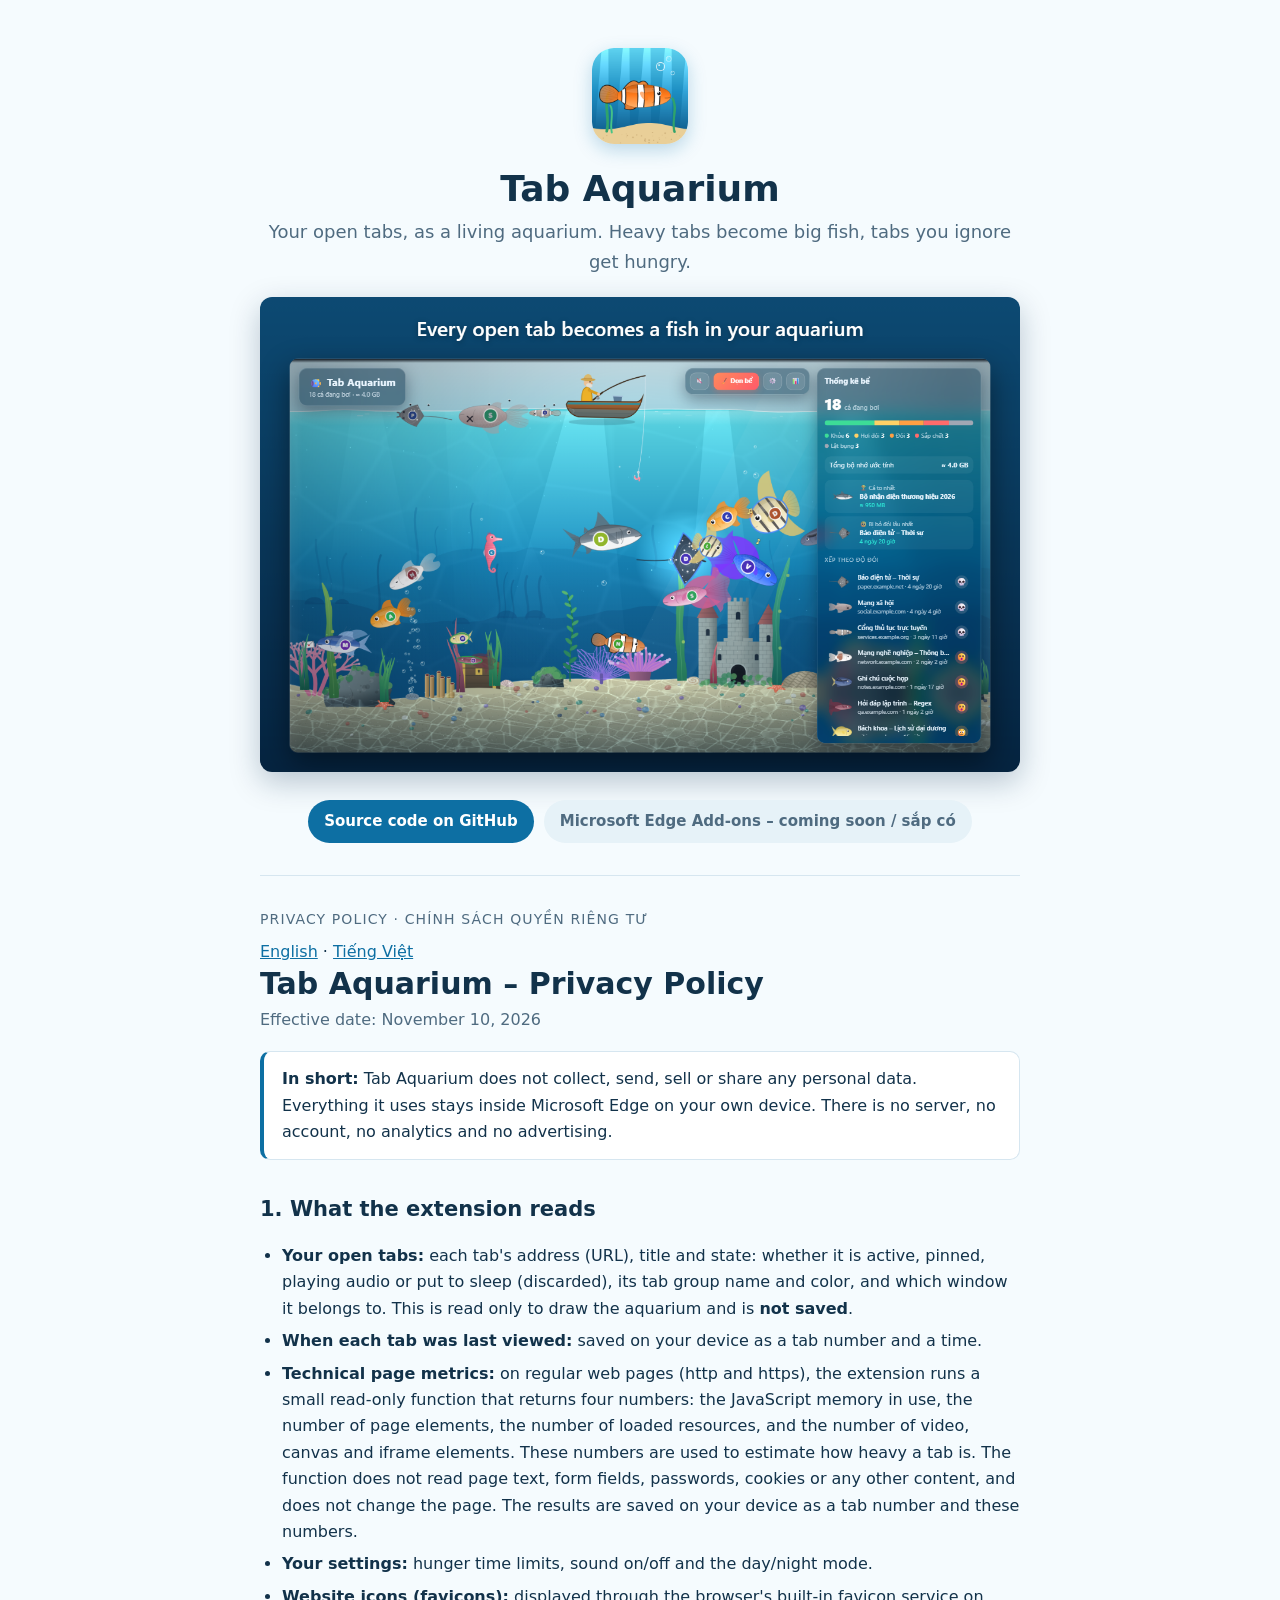
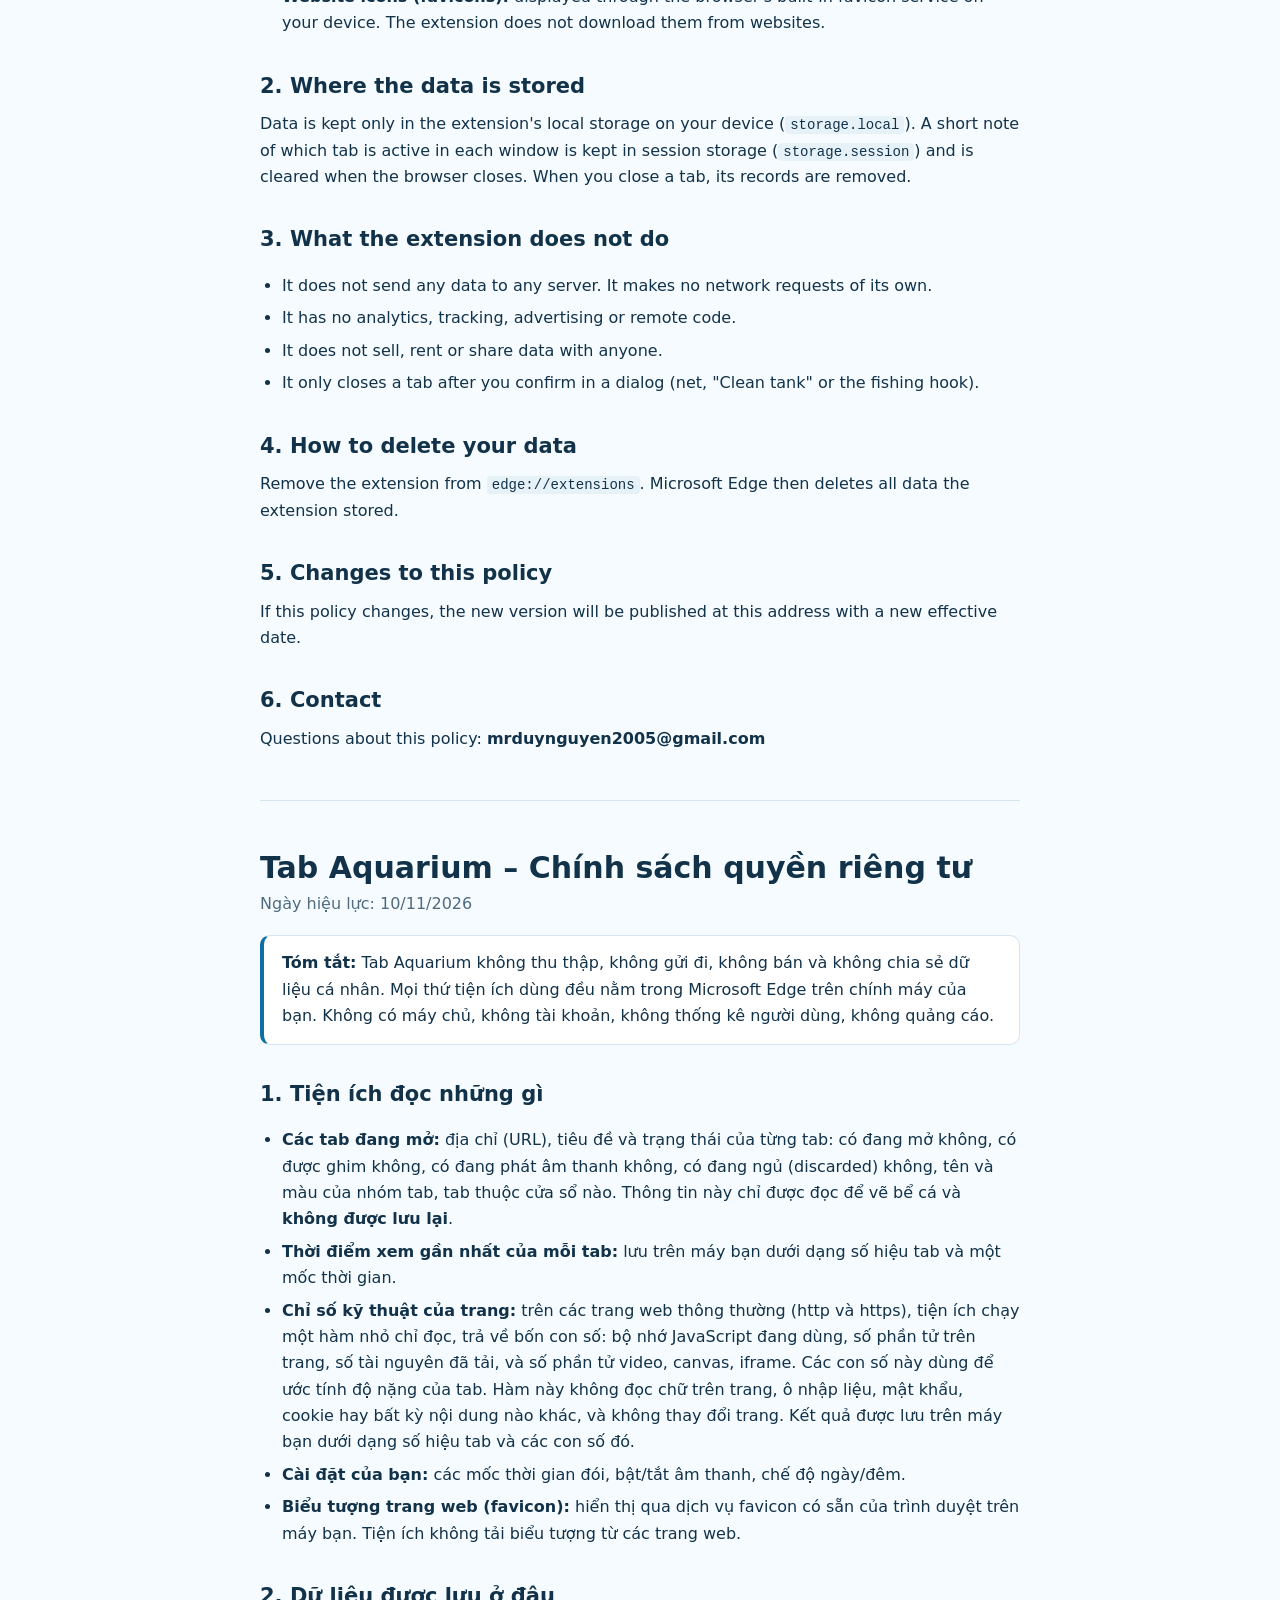
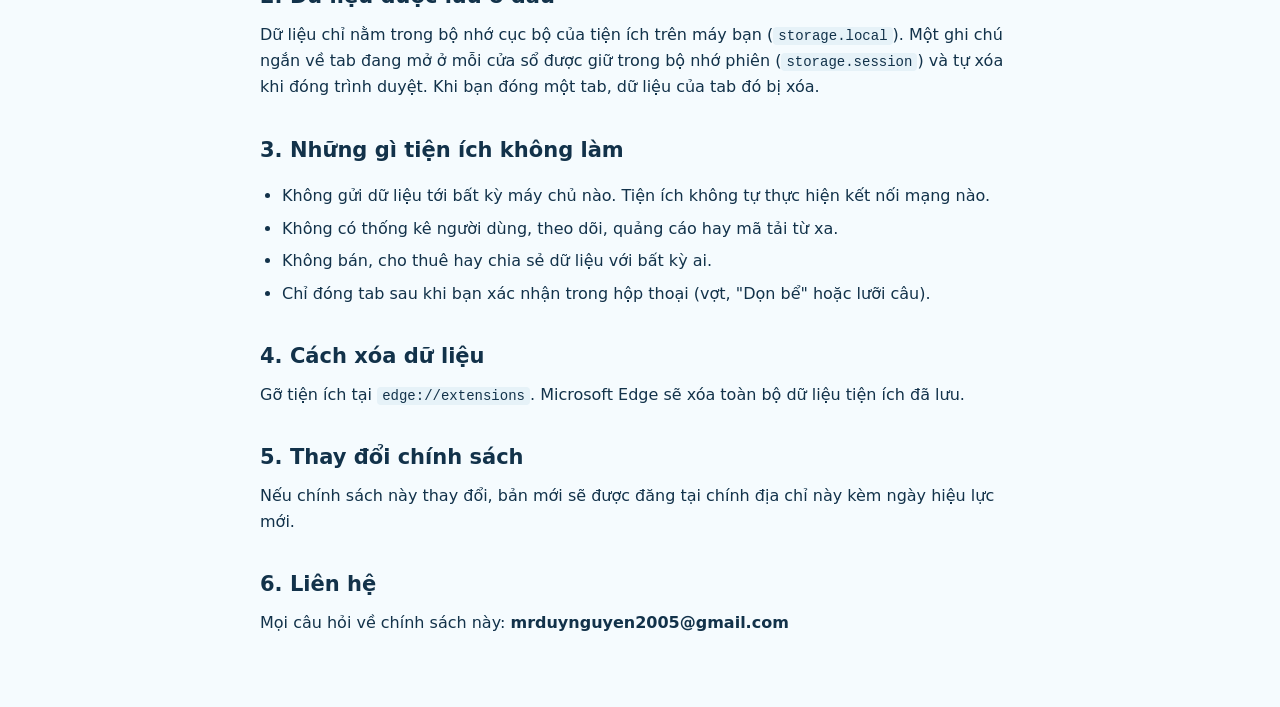
<file: docs/index.html>
<!doctype html>
<html lang="en">
<head>
<meta charset="utf-8">
<meta name="viewport" content="width=device-width, initial-scale=1">
<title>Tab Aquarium – Privacy Policy</title>
<style>
  :root { --ink: #12324a; --muted: #4f6b80; --line: #d6e6f0; --bg: #f5fbfe; --accent: #0d6fa3; }
  body { margin: 0; background: var(--bg); color: var(--ink); font: 16px/1.65 "Segoe UI", system-ui, -apple-system, sans-serif; }
  main { max-width: 760px; margin: 0 auto; padding: 40px 20px 64px; }
  h1 { font-size: 30px; line-height: 1.25; margin: 0 0 4px; }
  h2 { font-size: 21px; margin: 32px 0 8px; }
  h3 { font-size: 17px; margin: 22px 0 6px; }
  p, li { margin: 6px 0; }
  ul { padding-left: 22px; }
  .meta { color: var(--muted); margin: 0 0 18px; }
  .summary { background: #fff; border: 1px solid var(--line); border-left: 4px solid var(--accent); border-radius: 10px; padding: 14px 18px; }
  hr { border: 0; border-top: 1px solid var(--line); margin: 48px 0; }
  nav a { color: var(--accent); }
  code { background: #e6f2f8; border-radius: 4px; padding: 1px 5px; font-size: 14px; }
  .intro { text-align: center; padding: 8px 0 32px; border-bottom: 1px solid var(--line); margin-bottom: 32px; }
  .intro img.logo { width: 96px; height: 96px; border-radius: 22px; box-shadow: 0 6px 18px rgba(13,111,163,.25); }
  .intro h1 { font-size: 36px; margin: 14px 0 6px; }
  .intro p.lead { font-size: 18px; color: var(--muted); margin: 0 0 20px; }
  .intro img.shot { width: 100%; height: auto; border-radius: 12px; box-shadow: 0 10px 30px rgba(0,40,70,.25); }
  .links { display: flex; flex-wrap: wrap; gap: 10px; justify-content: center; margin: 20px 0 0; }
  .links a, .links span { display: inline-block; padding: 9px 16px; border-radius: 999px; text-decoration: none; font-weight: 600; font-size: 15px; }
  .links a { background: var(--accent); color: #fff; }
  .links span { background: #e6f2f8; color: var(--muted); }
  .policy-title { font-size: 14px; text-transform: uppercase; letter-spacing: .08em; color: var(--muted); margin: 0 0 8px; }
</style>
</head>
<body>
<main>
  <header class="intro">
    <img class="logo" src="assets/logo-300x300.png" alt="Tab Aquarium logo" width="96" height="96">
    <h1>Tab Aquarium</h1>
    <p class="lead">Your open tabs, as a living aquarium. Heavy tabs become big fish, tabs you ignore get hungry.</p>
    <img class="shot" src="assets/screenshot-1-1280x800.png" alt="Tab Aquarium showing each open tab as a fish" width="1280" height="800">
    <div class="links">
      <a href="https://github.com/nguyentuanduyntd/Aquarium">Source code on GitHub</a>
      <!-- TODO sau khi được duyệt: thay thẻ span này bằng link thật trên microsoftedge.microsoft.com/addons -->
      <span title="Coming soon">Microsoft Edge Add-ons – coming soon / sắp có</span>
    </div>
  </header>
  <p class="policy-title">Privacy policy · Chính sách quyền riêng tư</p>
  <nav><a href="#en">English</a> · <a href="#vi">Tiếng Việt</a></nav>

  <section id="en" lang="en">
    <h1>Tab Aquarium – Privacy Policy</h1>
    <p class="meta">Effective date: November 10, 2026</p>
    <p class="summary"><b>In short:</b> Tab Aquarium does not collect, send, sell or share any personal data. Everything it uses stays inside Microsoft Edge on your own device. There is no server, no account, no analytics and no advertising.</p>

    <h2>1. What the extension reads</h2>
    <ul>
      <li><b>Your open tabs:</b> each tab's address (URL), title and state: whether it is active, pinned, playing audio or put to sleep (discarded), its tab group name and color, and which window it belongs to. This is read only to draw the aquarium and is <b>not saved</b>.</li>
      <li><b>When each tab was last viewed:</b> saved on your device as a tab number and a time.</li>
      <li><b>Technical page metrics:</b> on regular web pages (http and https), the extension runs a small read-only function that returns four numbers: the JavaScript memory in use, the number of page elements, the number of loaded resources, and the number of video, canvas and iframe elements. These numbers are used to estimate how heavy a tab is. The function does not read page text, form fields, passwords, cookies or any other content, and does not change the page. The results are saved on your device as a tab number and these numbers.</li>
      <li><b>Your settings:</b> hunger time limits, sound on/off and the day/night mode.</li>
      <li><b>Website icons (favicons):</b> displayed through the browser's built-in favicon service on your device. The extension does not download them from websites.</li>
    </ul>

    <h2>2. Where the data is stored</h2>
    <p>Data is kept only in the extension's local storage on your device (<code>storage.local</code>). A short note of which tab is active in each window is kept in session storage (<code>storage.session</code>) and is cleared when the browser closes. When you close a tab, its records are removed.</p>

    <h2>3. What the extension does not do</h2>
    <ul>
      <li>It does not send any data to any server. It makes no network requests of its own.</li>
      <li>It has no analytics, tracking, advertising or remote code.</li>
      <li>It does not sell, rent or share data with anyone.</li>
      <li>It only closes a tab after you confirm in a dialog (net, "Clean tank" or the fishing hook).</li>
    </ul>

    <h2>4. How to delete your data</h2>
    <p>Remove the extension from <code>edge://extensions</code>. Microsoft Edge then deletes all data the extension stored.</p>

    <h2>5. Changes to this policy</h2>
    <p>If this policy changes, the new version will be published at this address with a new effective date.</p>

    <h2>6. Contact</h2>
    <p>Questions about this policy: <b>mrduynguyen2005@gmail.com</b></p>
  </section>

  <hr>

  <section id="vi" lang="vi">
    <h1>Tab Aquarium – Chính sách quyền riêng tư</h1>
    <p class="meta">Ngày hiệu lực: 10/11/2026</p>
    <p class="summary"><b>Tóm tắt:</b> Tab Aquarium không thu thập, không gửi đi, không bán và không chia sẻ dữ liệu cá nhân. Mọi thứ tiện ích dùng đều nằm trong Microsoft Edge trên chính máy của bạn. Không có máy chủ, không tài khoản, không thống kê người dùng, không quảng cáo.</p>

    <h2>1. Tiện ích đọc những gì</h2>
    <ul>
      <li><b>Các tab đang mở:</b> địa chỉ (URL), tiêu đề và trạng thái của từng tab: có đang mở không, có được ghim không, có đang phát âm thanh không, có đang ngủ (discarded) không, tên và màu của nhóm tab, tab thuộc cửa sổ nào. Thông tin này chỉ được đọc để vẽ bể cá và <b>không được lưu lại</b>.</li>
      <li><b>Thời điểm xem gần nhất của mỗi tab:</b> lưu trên máy bạn dưới dạng số hiệu tab và một mốc thời gian.</li>
      <li><b>Chỉ số kỹ thuật của trang:</b> trên các trang web thông thường (http và https), tiện ích chạy một hàm nhỏ chỉ đọc, trả về bốn con số: bộ nhớ JavaScript đang dùng, số phần tử trên trang, số tài nguyên đã tải, và số phần tử video, canvas, iframe. Các con số này dùng để ước tính độ nặng của tab. Hàm này không đọc chữ trên trang, ô nhập liệu, mật khẩu, cookie hay bất kỳ nội dung nào khác, và không thay đổi trang. Kết quả được lưu trên máy bạn dưới dạng số hiệu tab và các con số đó.</li>
      <li><b>Cài đặt của bạn:</b> các mốc thời gian đói, bật/tắt âm thanh, chế độ ngày/đêm.</li>
      <li><b>Biểu tượng trang web (favicon):</b> hiển thị qua dịch vụ favicon có sẵn của trình duyệt trên máy bạn. Tiện ích không tải biểu tượng từ các trang web.</li>
    </ul>

    <h2>2. Dữ liệu được lưu ở đâu</h2>
    <p>Dữ liệu chỉ nằm trong bộ nhớ cục bộ của tiện ích trên máy bạn (<code>storage.local</code>). Một ghi chú ngắn về tab đang mở ở mỗi cửa sổ được giữ trong bộ nhớ phiên (<code>storage.session</code>) và tự xóa khi đóng trình duyệt. Khi bạn đóng một tab, dữ liệu của tab đó bị xóa.</p>

    <h2>3. Những gì tiện ích không làm</h2>
    <ul>
      <li>Không gửi dữ liệu tới bất kỳ máy chủ nào. Tiện ích không tự thực hiện kết nối mạng nào.</li>
      <li>Không có thống kê người dùng, theo dõi, quảng cáo hay mã tải từ xa.</li>
      <li>Không bán, cho thuê hay chia sẻ dữ liệu với bất kỳ ai.</li>
      <li>Chỉ đóng tab sau khi bạn xác nhận trong hộp thoại (vợt, "Dọn bể" hoặc lưỡi câu).</li>
    </ul>

    <h2>4. Cách xóa dữ liệu</h2>
    <p>Gỡ tiện ích tại <code>edge://extensions</code>. Microsoft Edge sẽ xóa toàn bộ dữ liệu tiện ích đã lưu.</p>

    <h2>5. Thay đổi chính sách</h2>
    <p>Nếu chính sách này thay đổi, bản mới sẽ được đăng tại chính địa chỉ này kèm ngày hiệu lực mới.</p>

    <h2>6. Liên hệ</h2>
    <p>Mọi câu hỏi về chính sách này: <b>mrduynguyen2005@gmail.com</b></p>
  </section>
</main>
</body>
</html>
</file>
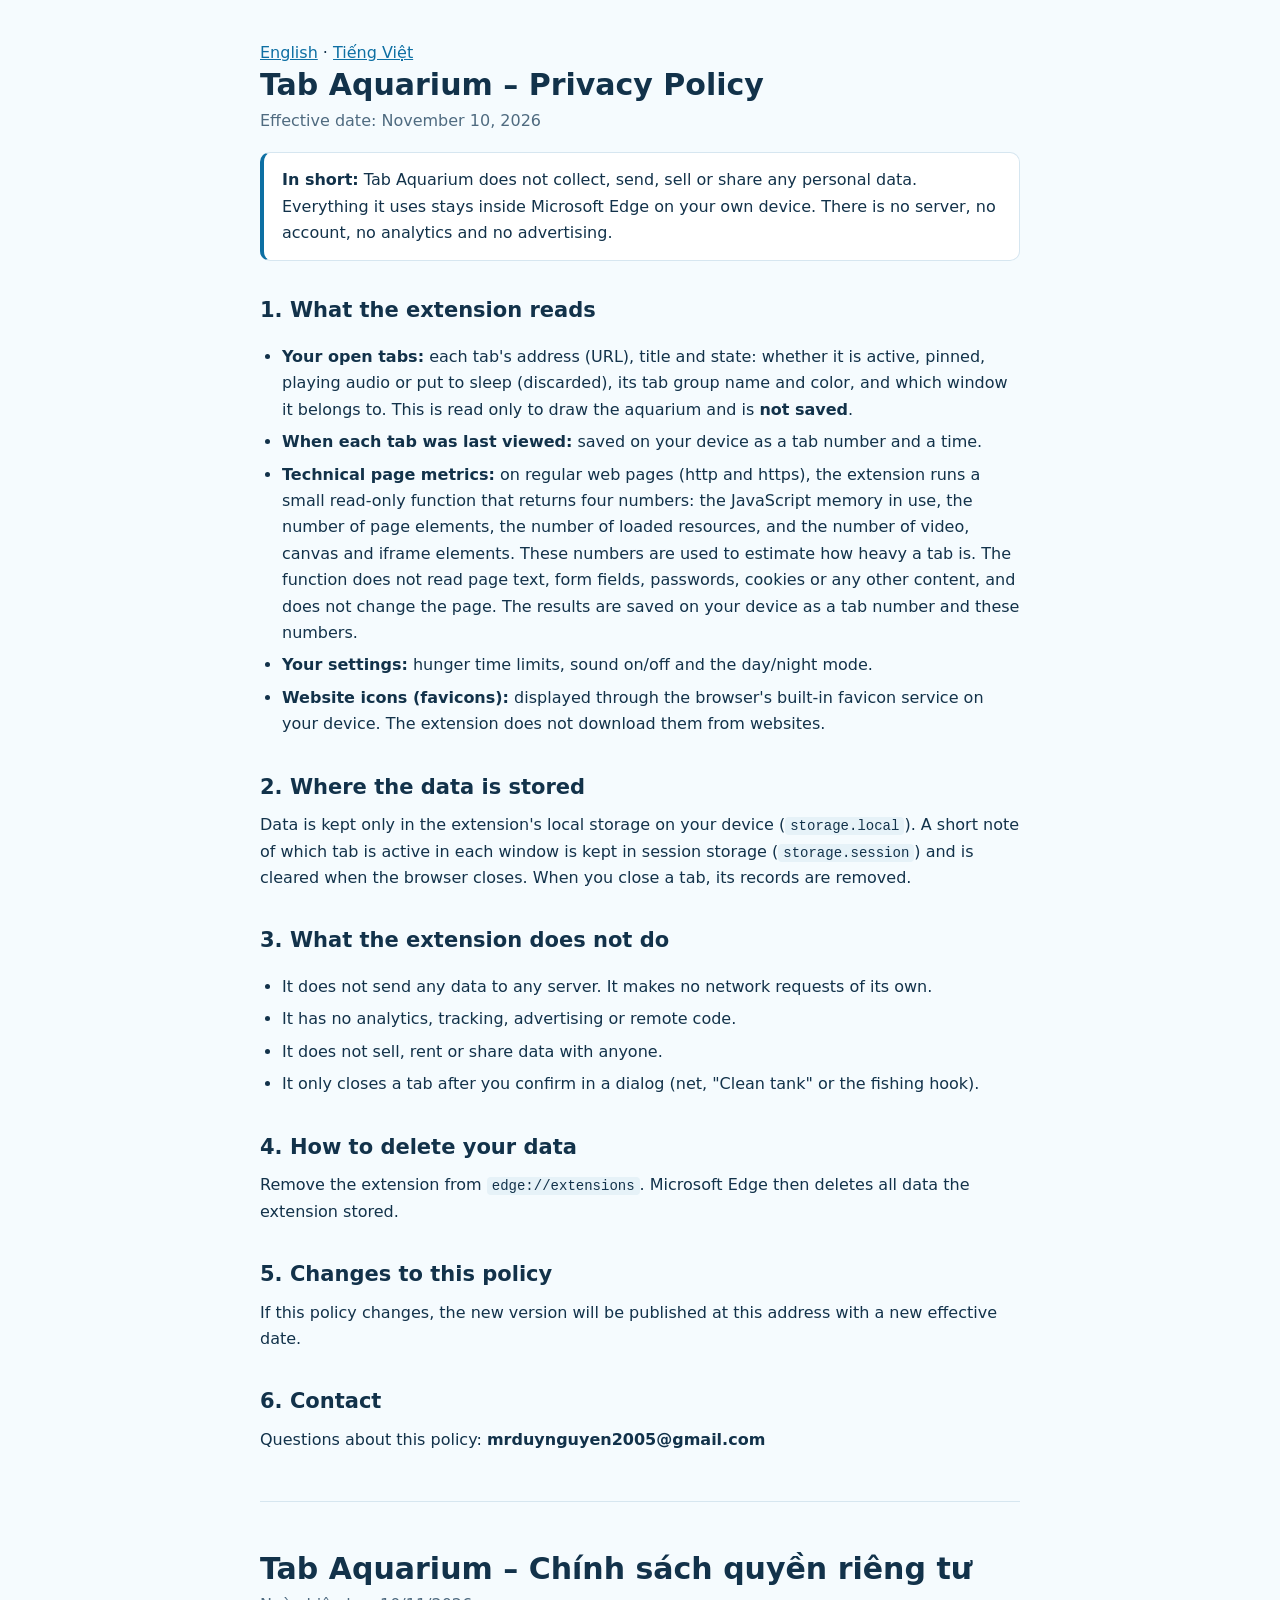
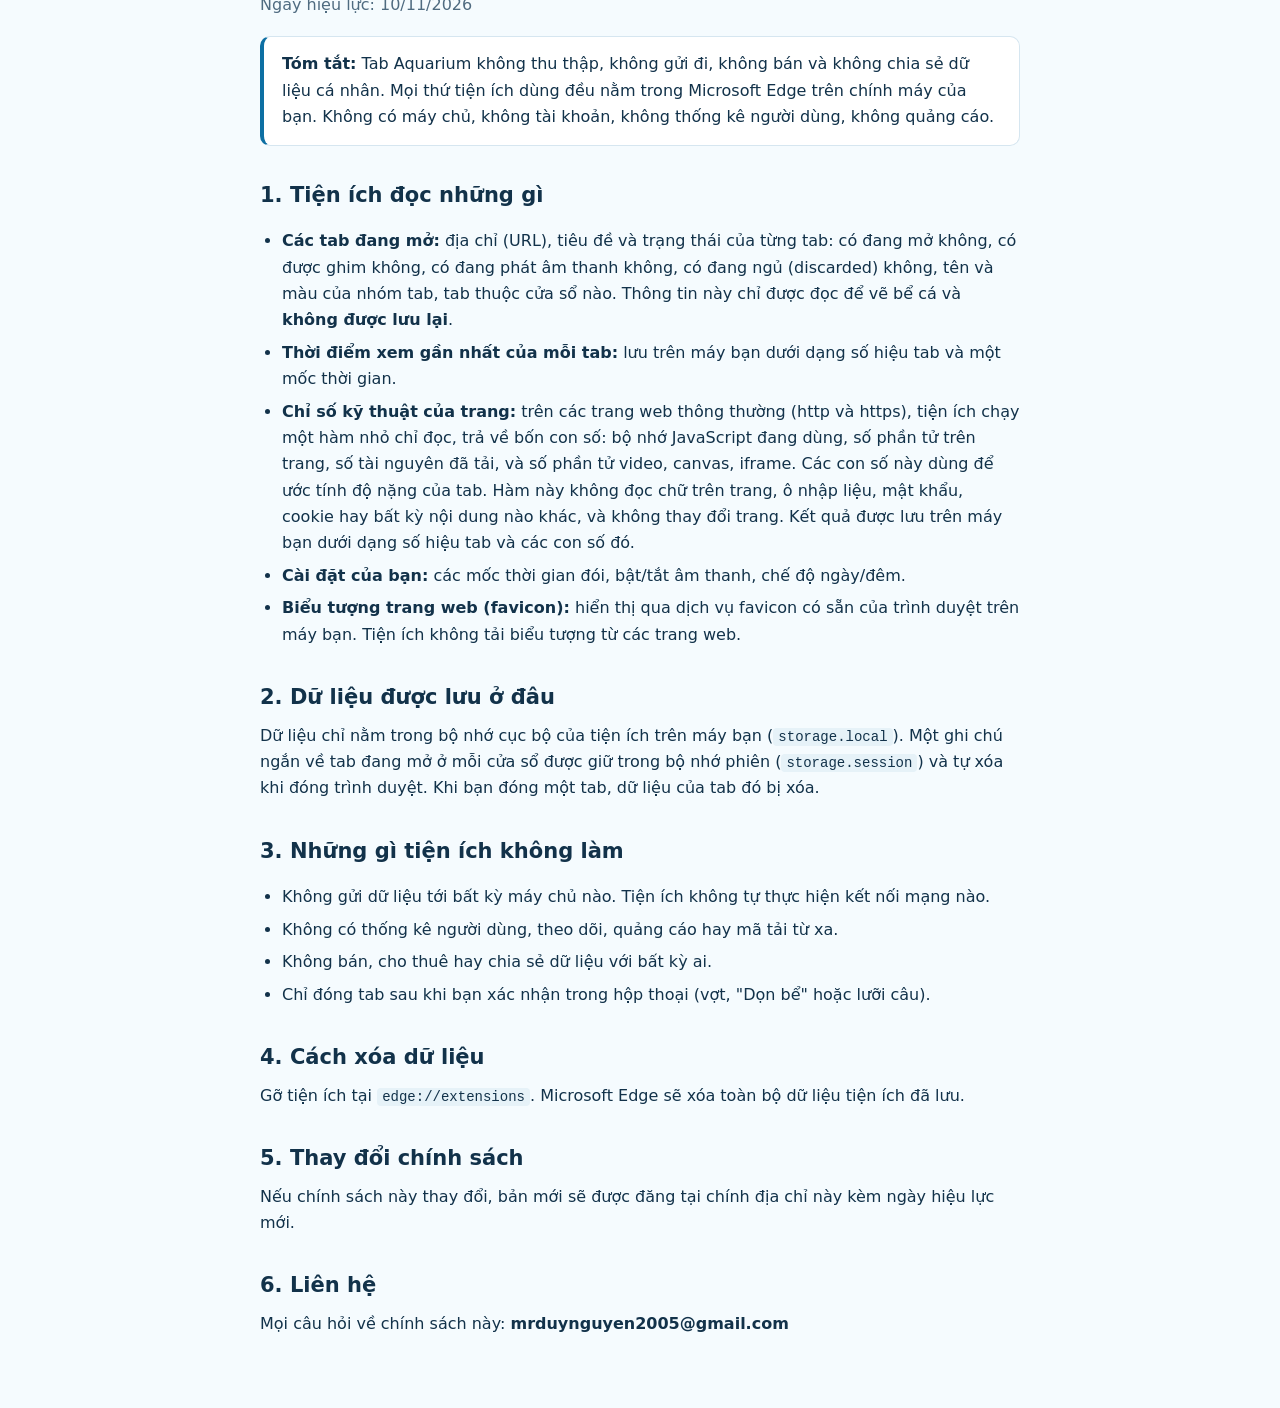
<file: store-submission/privacy-policy.html>
<!doctype html>
<html lang="en">
<head>
<meta charset="utf-8">
<meta name="viewport" content="width=device-width, initial-scale=1">
<title>Tab Aquarium – Privacy Policy</title>
<style>
  :root { --ink: #12324a; --muted: #4f6b80; --line: #d6e6f0; --bg: #f5fbfe; --accent: #0d6fa3; }
  body { margin: 0; background: var(--bg); color: var(--ink); font: 16px/1.65 "Segoe UI", system-ui, -apple-system, sans-serif; }
  main { max-width: 760px; margin: 0 auto; padding: 40px 20px 64px; }
  h1 { font-size: 30px; line-height: 1.25; margin: 0 0 4px; }
  h2 { font-size: 21px; margin: 32px 0 8px; }
  h3 { font-size: 17px; margin: 22px 0 6px; }
  p, li { margin: 6px 0; }
  ul { padding-left: 22px; }
  .meta { color: var(--muted); margin: 0 0 18px; }
  .summary { background: #fff; border: 1px solid var(--line); border-left: 4px solid var(--accent); border-radius: 10px; padding: 14px 18px; }
  hr { border: 0; border-top: 1px solid var(--line); margin: 48px 0; }
  nav a { color: var(--accent); }
  code { background: #e6f2f8; border-radius: 4px; padding: 1px 5px; font-size: 14px; }
</style>
</head>
<body>
<main>
  <nav><a href="#en">English</a> · <a href="#vi">Tiếng Việt</a></nav>

  <section id="en" lang="en">
    <h1>Tab Aquarium – Privacy Policy</h1>
    <p class="meta">Effective date: November 10, 2026</p>
    <p class="summary"><b>In short:</b> Tab Aquarium does not collect, send, sell or share any personal data. Everything it uses stays inside Microsoft Edge on your own device. There is no server, no account, no analytics and no advertising.</p>

    <h2>1. What the extension reads</h2>
    <ul>
      <li><b>Your open tabs:</b> each tab's address (URL), title and state: whether it is active, pinned, playing audio or put to sleep (discarded), its tab group name and color, and which window it belongs to. This is read only to draw the aquarium and is <b>not saved</b>.</li>
      <li><b>When each tab was last viewed:</b> saved on your device as a tab number and a time.</li>
      <li><b>Technical page metrics:</b> on regular web pages (http and https), the extension runs a small read-only function that returns four numbers: the JavaScript memory in use, the number of page elements, the number of loaded resources, and the number of video, canvas and iframe elements. These numbers are used to estimate how heavy a tab is. The function does not read page text, form fields, passwords, cookies or any other content, and does not change the page. The results are saved on your device as a tab number and these numbers.</li>
      <li><b>Your settings:</b> hunger time limits, sound on/off and the day/night mode.</li>
      <li><b>Website icons (favicons):</b> displayed through the browser's built-in favicon service on your device. The extension does not download them from websites.</li>
    </ul>

    <h2>2. Where the data is stored</h2>
    <p>Data is kept only in the extension's local storage on your device (<code>storage.local</code>). A short note of which tab is active in each window is kept in session storage (<code>storage.session</code>) and is cleared when the browser closes. When you close a tab, its records are removed.</p>

    <h2>3. What the extension does not do</h2>
    <ul>
      <li>It does not send any data to any server. It makes no network requests of its own.</li>
      <li>It has no analytics, tracking, advertising or remote code.</li>
      <li>It does not sell, rent or share data with anyone.</li>
      <li>It only closes a tab after you confirm in a dialog (net, "Clean tank" or the fishing hook).</li>
    </ul>

    <h2>4. How to delete your data</h2>
    <p>Remove the extension from <code>edge://extensions</code>. Microsoft Edge then deletes all data the extension stored.</p>

    <h2>5. Changes to this policy</h2>
    <p>If this policy changes, the new version will be published at this address with a new effective date.</p>

    <h2>6. Contact</h2>
    <p>Questions about this policy: <b>mrduynguyen2005@gmail.com</b></p>
  </section>

  <hr>

  <section id="vi" lang="vi">
    <h1>Tab Aquarium – Chính sách quyền riêng tư</h1>
    <p class="meta">Ngày hiệu lực: 10/11/2026</p>
    <p class="summary"><b>Tóm tắt:</b> Tab Aquarium không thu thập, không gửi đi, không bán và không chia sẻ dữ liệu cá nhân. Mọi thứ tiện ích dùng đều nằm trong Microsoft Edge trên chính máy của bạn. Không có máy chủ, không tài khoản, không thống kê người dùng, không quảng cáo.</p>

    <h2>1. Tiện ích đọc những gì</h2>
    <ul>
      <li><b>Các tab đang mở:</b> địa chỉ (URL), tiêu đề và trạng thái của từng tab: có đang mở không, có được ghim không, có đang phát âm thanh không, có đang ngủ (discarded) không, tên và màu của nhóm tab, tab thuộc cửa sổ nào. Thông tin này chỉ được đọc để vẽ bể cá và <b>không được lưu lại</b>.</li>
      <li><b>Thời điểm xem gần nhất của mỗi tab:</b> lưu trên máy bạn dưới dạng số hiệu tab và một mốc thời gian.</li>
      <li><b>Chỉ số kỹ thuật của trang:</b> trên các trang web thông thường (http và https), tiện ích chạy một hàm nhỏ chỉ đọc, trả về bốn con số: bộ nhớ JavaScript đang dùng, số phần tử trên trang, số tài nguyên đã tải, và số phần tử video, canvas, iframe. Các con số này dùng để ước tính độ nặng của tab. Hàm này không đọc chữ trên trang, ô nhập liệu, mật khẩu, cookie hay bất kỳ nội dung nào khác, và không thay đổi trang. Kết quả được lưu trên máy bạn dưới dạng số hiệu tab và các con số đó.</li>
      <li><b>Cài đặt của bạn:</b> các mốc thời gian đói, bật/tắt âm thanh, chế độ ngày/đêm.</li>
      <li><b>Biểu tượng trang web (favicon):</b> hiển thị qua dịch vụ favicon có sẵn của trình duyệt trên máy bạn. Tiện ích không tải biểu tượng từ các trang web.</li>
    </ul>

    <h2>2. Dữ liệu được lưu ở đâu</h2>
    <p>Dữ liệu chỉ nằm trong bộ nhớ cục bộ của tiện ích trên máy bạn (<code>storage.local</code>). Một ghi chú ngắn về tab đang mở ở mỗi cửa sổ được giữ trong bộ nhớ phiên (<code>storage.session</code>) và tự xóa khi đóng trình duyệt. Khi bạn đóng một tab, dữ liệu của tab đó bị xóa.</p>

    <h2>3. Những gì tiện ích không làm</h2>
    <ul>
      <li>Không gửi dữ liệu tới bất kỳ máy chủ nào. Tiện ích không tự thực hiện kết nối mạng nào.</li>
      <li>Không có thống kê người dùng, theo dõi, quảng cáo hay mã tải từ xa.</li>
      <li>Không bán, cho thuê hay chia sẻ dữ liệu với bất kỳ ai.</li>
      <li>Chỉ đóng tab sau khi bạn xác nhận trong hộp thoại (vợt, "Dọn bể" hoặc lưỡi câu).</li>
    </ul>

    <h2>4. Cách xóa dữ liệu</h2>
    <p>Gỡ tiện ích tại <code>edge://extensions</code>. Microsoft Edge sẽ xóa toàn bộ dữ liệu tiện ích đã lưu.</p>

    <h2>5. Thay đổi chính sách</h2>
    <p>Nếu chính sách này thay đổi, bản mới sẽ được đăng tại chính địa chỉ này kèm ngày hiệu lực mới.</p>

    <h2>6. Liên hệ</h2>
    <p>Mọi câu hỏi về chính sách này: <b>mrduynguyen2005@gmail.com</b></p>
  </section>
</main>
</body>
</html>
</file>
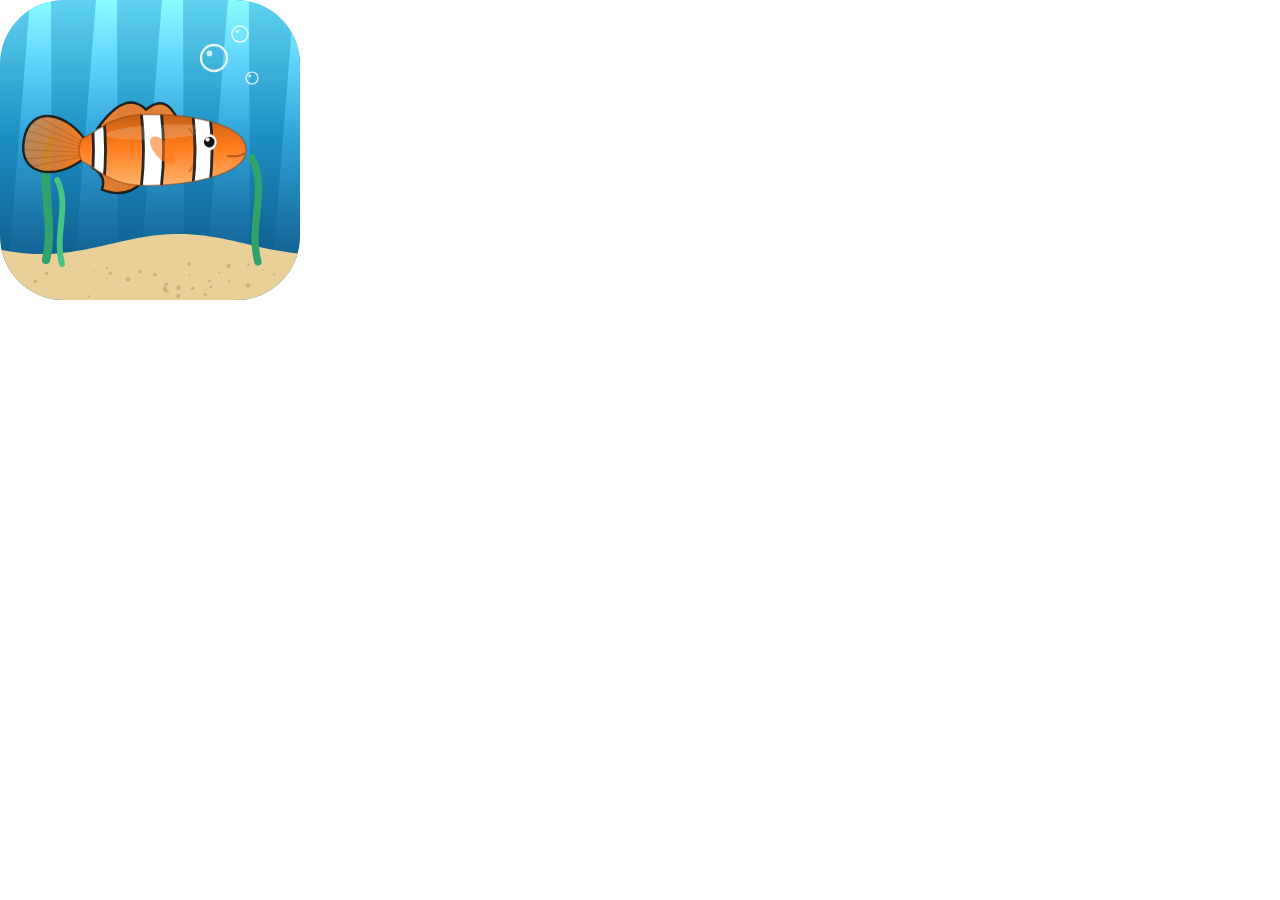
<file: tools/art.html>
<!doctype html>
<html lang="en">
<head>
<meta charset="utf-8">
<title>Tab Aquarium – store art</title>
<!-- Vẽ logo & promo tile cho store bằng chính hàm vẽ cá của extension.
     Mở qua http server: tools/art.html?kind=logo | small | large -->
<style>
  html, body { margin: 0; background: transparent; overflow: hidden; }
  canvas { display: block; }
</style>
</head>
<body>
<canvas id="c"></canvas>
<script type="module">
import { drawCreature } from '../engine/fish.js';

const kind = new URLSearchParams(location.search).get('kind') || 'logo';
const SIZES = { logo: [300, 300], small: [440, 280], large: [1400, 560] };
const [W, H] = SIZES[kind];
const c = document.getElementById('c');
c.width = W; c.height = H;
const g = c.getContext('2d');
const FONT = '"Segoe UI", system-ui, -apple-system, sans-serif';
const TITLE = 'Tab Aquarium';
const SLOGAN = 'Your tabs, as a living aquarium.';

// mulberry32 – số ngẫu nhiên cố định để ảnh lần nào cũng giống nhau
let seed = 7;
const rnd = () => { seed = (seed + 0x6d2b79f5) | 0; let t = Math.imul(seed ^ (seed >>> 15), 1 | seed); t = (t + Math.imul(t ^ (t >>> 7), 61 | t)) ^ t; return ((t ^ (t >>> 14)) >>> 0) / 4294967296; };

function roundRect(x, y, w, h, r) {
  g.beginPath();
  g.moveTo(x + r, y); g.arcTo(x + w, y, x + w, y + h, r); g.arcTo(x + w, y + h, x, y + h, r);
  g.arcTo(x, y + h, x, y, r); g.arcTo(x, y, x + w, y, r); g.closePath();
}

function water() {
  const gr = g.createLinearGradient(0, 0, 0, H);
  gr.addColorStop(0, '#5fd3f0'); gr.addColorStop(0.45, '#1d8fc4'); gr.addColorStop(1, '#0a4f7e');
  g.fillStyle = gr; g.fillRect(0, 0, W, H);
  // tia nắng
  g.save(); g.globalCompositeOperation = 'lighter';
  for (let i = 0; i < 5; i++) {
    const x = W * (0.1 + i * 0.22), w = W * 0.07;
    const lg = g.createLinearGradient(0, 0, 0, H * 0.9);
    lg.addColorStop(0, 'rgba(255,255,255,0.16)'); lg.addColorStop(1, 'rgba(255,255,255,0)');
    g.fillStyle = lg;
    g.beginPath(); g.moveTo(x, 0); g.lineTo(x + w, 0); g.lineTo(x + w * 2.2 - W * 0.08, H); g.lineTo(x - W * 0.08, H); g.closePath(); g.fill();
  }
  g.restore();
}

function sand(h) {
  const y0 = H - h;
  g.fillStyle = '#e9cf98';
  g.beginPath(); g.moveTo(0, H);
  for (let x = 0; x <= W; x += 6) g.lineTo(x, y0 + Math.sin(x / W * Math.PI * 2.2 + 0.6) * h * 0.18);
  g.lineTo(W, H); g.closePath(); g.fill();
  g.fillStyle = 'rgba(160,120,70,0.35)';
  for (let i = 0; i < W / 9; i++) { g.beginPath(); g.arc(rnd() * W, y0 + h * 0.35 + rnd() * h * 0.6, 0.8 + rnd() * 1.6, 0, Math.PI * 2); g.fill(); }
}

function weed(x, base, h, col, sway) {
  g.strokeStyle = col; g.lineCap = 'round'; g.lineWidth = Math.max(3, h * 0.07);
  g.beginPath(); g.moveTo(x, base);
  g.bezierCurveTo(x + sway, base - h * 0.35, x - sway, base - h * 0.7, x + sway * 0.6, base - h);
  g.stroke();
}

function bubble(x, y, r) {
  g.strokeStyle = 'rgba(255,255,255,0.85)'; g.lineWidth = Math.max(1.2, r * 0.18);
  g.beginPath(); g.arc(x, y, r, 0, Math.PI * 2); g.stroke();
  g.fillStyle = 'rgba(255,255,255,0.75)';
  g.beginPath(); g.arc(x - r * 0.35, y - r * 0.35, r * 0.22, 0, Math.PI * 2); g.fill();
}

function fish(species, pal, x, y, L, face = 1, phase = 1) {
  g.save(); g.translate(x, y); g.scale(face, 1);
  drawCreature(g, species, pal, {
    L, phase, tailAmp: 0.18, fat: 1, thin: 1, eat: 0, eyeClose: 0, deadEye: false, desat: 0, dead: 0, dim: 0,
    fav: null, letter: '', badgeCol: 'transparent', noBadge: true, fx: face, fy: 1, group: null, t: 0, seed: 3, finA: 0.85
  });
  g.restore();
}

function text(str, x, y, size, weight, color, align = 'left', shadow = true) {
  g.font = `${weight} ${size}px ${FONT}`; g.textAlign = align; g.textBaseline = 'alphabetic';
  if (shadow) { g.shadowColor = 'rgba(0,30,60,0.45)'; g.shadowBlur = size * 0.25; g.shadowOffsetY = size * 0.06; }
  g.fillStyle = color; g.fillText(str, x, y);
  g.shadowColor = 'transparent'; g.shadowBlur = 0; g.shadowOffsetY = 0;
}

if (kind === 'logo') {
  roundRect(0, 0, W, H, 64); g.save(); g.clip();
  water(); sand(56);
  weed(46, H - 40, 120, '#2fa36b', 10); weed(62, H - 36, 84, '#46c486', -8);
  weed(258, H - 38, 104, '#2fa36b', -10);
  bubble(214, 58, 13); bubble(240, 34, 8); bubble(252, 78, 6);
  fish('clown', 0, 146, 150, 200, 1, 1.2);
  g.restore();
} else if (kind === 'small') {
  water(); sand(46);
  weed(30, H - 30, 90, '#2fa36b', 8); weed(410, H - 30, 80, '#46c486', -8);
  bubble(312, 44, 9); bubble(330, 24, 5);
  fish('clown', 0, 220, 96, 150, 1, 1.2);
  text(TITLE, W / 2, 196, 40, 700, '#ffffff', 'center');
  text(SLOGAN, W / 2, 228, 18, 500, '#e6f8ff', 'center');
} else {
  water(); sand(70);
  for (const [x, h, col, s] of [[70, 200, '#2fa36b', 14], [100, 150, '#46c486', -12], [1340, 220, '#2fa36b', -14], [1300, 160, '#46c486', 12], [880, 130, '#3bb37a', 10]]) weed(x, H - 50, h, col, s);
  for (const [x, y, r] of [[1120, 70, 16], [1150, 38, 10], [1175, 96, 7], [760, 110, 9], [780, 80, 6]]) bubble(x, y, r);
  fish('angel', 0, 1010, 170, 190, -1, 0.6);
  fish('betta', 1, 1230, 300, 170, -1, 2.0);
  fish('puffer', 0, 860, 360, 130, 1, 0.4);
  fish('clown', 0, 1080, 400, 230, -1, 1.2);
  text(TITLE, 110, 250, 96, 700, '#ffffff');
  text(SLOGAN, 114, 312, 38, 500, '#e6f8ff');
  text('Heavy tabs grow big · Idle tabs get hungry', 116, 372, 26, 400, 'rgba(230,248,255,0.85)');
}
document.title = 'ready';
</script>
</body>
</html>
</file>
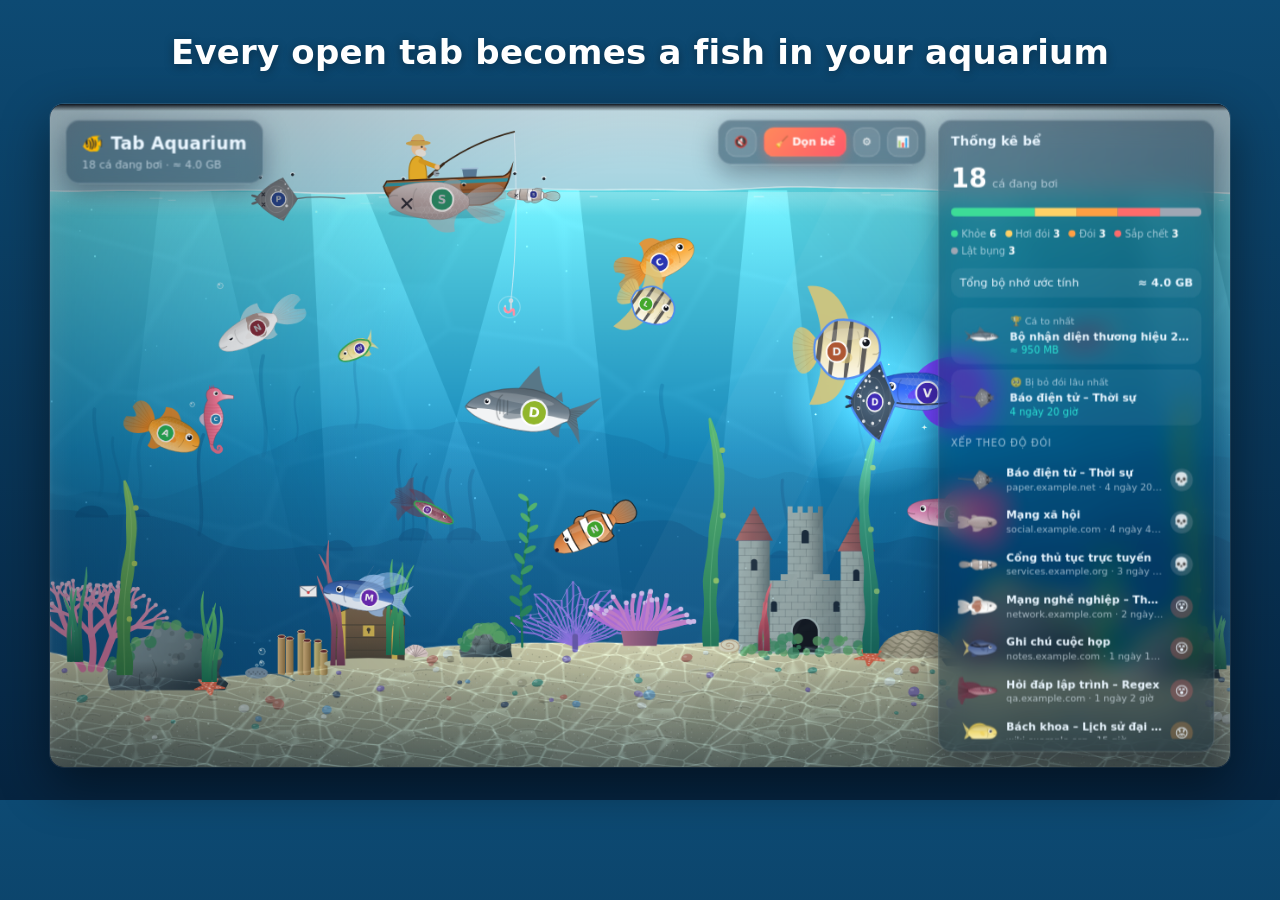
<file: tools/shots.html>
<!doctype html>
<html lang="en">
<head>
<meta charset="utf-8">
<title>Tab Aquarium – store screenshots</title>
<!-- Khung ảnh chụp màn hình cho store (1280×800), chạy bản demo bên trong iframe.
     Mở qua http server: tools/shots.html?n=1 | 2 | 3 | 4 -->
<style>
  html, body { margin: 0; width: 1280px; height: 800px; overflow: hidden; }
  body { background: linear-gradient(180deg, #0d4a73 0%, #062440 100%); font-family: "Segoe UI", system-ui, -apple-system, sans-serif; }
  h1 { margin: 0; height: 104px; display: flex; align-items: center; justify-content: center;
       color: #fff; font-size: 34px; font-weight: 600; letter-spacing: 0.2px; text-shadow: 0 2px 10px rgba(0,0,0,.35); }
  .frame { position: absolute; border-radius: 14px; overflow: hidden; box-shadow: 0 18px 50px rgba(0,0,0,.45), 0 0 0 1px rgba(255,255,255,.12); }
  iframe { border: 0; display: block; transform-origin: 0 0; }
</style>
</head>
<body>
<h1 id="cap"></h1>
<div class="frame" id="frame"><iframe id="f"></iframe></div>
<script>
const n = +(new URLSearchParams(location.search).get('n') || 1);
const SHOTS = {
  1: { cap: 'Every open tab becomes a fish in your aquarium', page: 'aquarium.html', w: 1366, h: 768, mode: 'day' },
  2: { cap: 'Day and night follow your local time', page: 'aquarium.html', w: 1366, h: 768, mode: 'night' },
  3: { cap: 'Hover a fish to see its tab, memory use and idle time', page: 'aquarium.html', w: 1366, h: 768, mode: 'day', hover: true },
  4: { cap: 'Peek at your tank right from the toolbar', page: 'popup.html', w: 780, h: 560, mode: 'day' }
};
const s = SHOTS[n];
document.getElementById('cap').textContent = s.cap;
const TOP = 104, BOTTOM = 28;
const k = Math.min((800 - TOP - BOTTOM) / s.h, 1180 / s.w, 1.15);
const fw = Math.round(s.w * k), fh = Math.round(s.h * k);
const frame = document.getElementById('frame');
Object.assign(frame.style, { width: fw + 'px', height: fh + 'px', left: Math.round((1280 - fw) / 2) + 'px', top: TOP + 'px' });
const f = document.getElementById('f');
Object.assign(f.style, { width: s.w + 'px', height: s.h + 'px', transform: `scale(${k})` });
f.src = '../ui/' + s.page;

f.onload = () => {
  const w = f.contentWindow, d = f.contentDocument;
  const st = d.createElement('style');
  st.textContent = '.toast{display:none!important}'; // ẩn thông báo "chế độ demo"
  d.head.appendChild(st);
  const go = () => {
    const A = w.__aquarium;
    if (!A || !A.fishes.size) return setTimeout(go, 100);
    A.src.saveSettings({ daynight: s.mode });
    if (s.hover) setTimeout(() => hover(A), 2000);
  };
  go();
};

function hover(A) {
  const { world } = A;
  const R = world.W - (world.rightInset || 0) - 320;
  const ok = (x) => x.mode === 'swim' && x.hv < 1 && x.x > 160 && x.x < R && x.y > world.surfaceY + 140 && x.y < world.H * 0.7;
  const fish = [...A.fishes.values()].filter(ok).sort((a, b) => b.Lv - a.Lv)[0] || [...A.fishes.values()][0];
  const canvas = f.contentDocument.getElementById('tank');
  const move = () => {
    const ev = new f.contentWindow.PointerEvent('pointermove', { clientX: fish.x, clientY: fish.y, bubbles: true });
    canvas.dispatchEvent(ev);
  };
  move(); setInterval(move, 40);
}
</script>
</body>
</html>
</file>
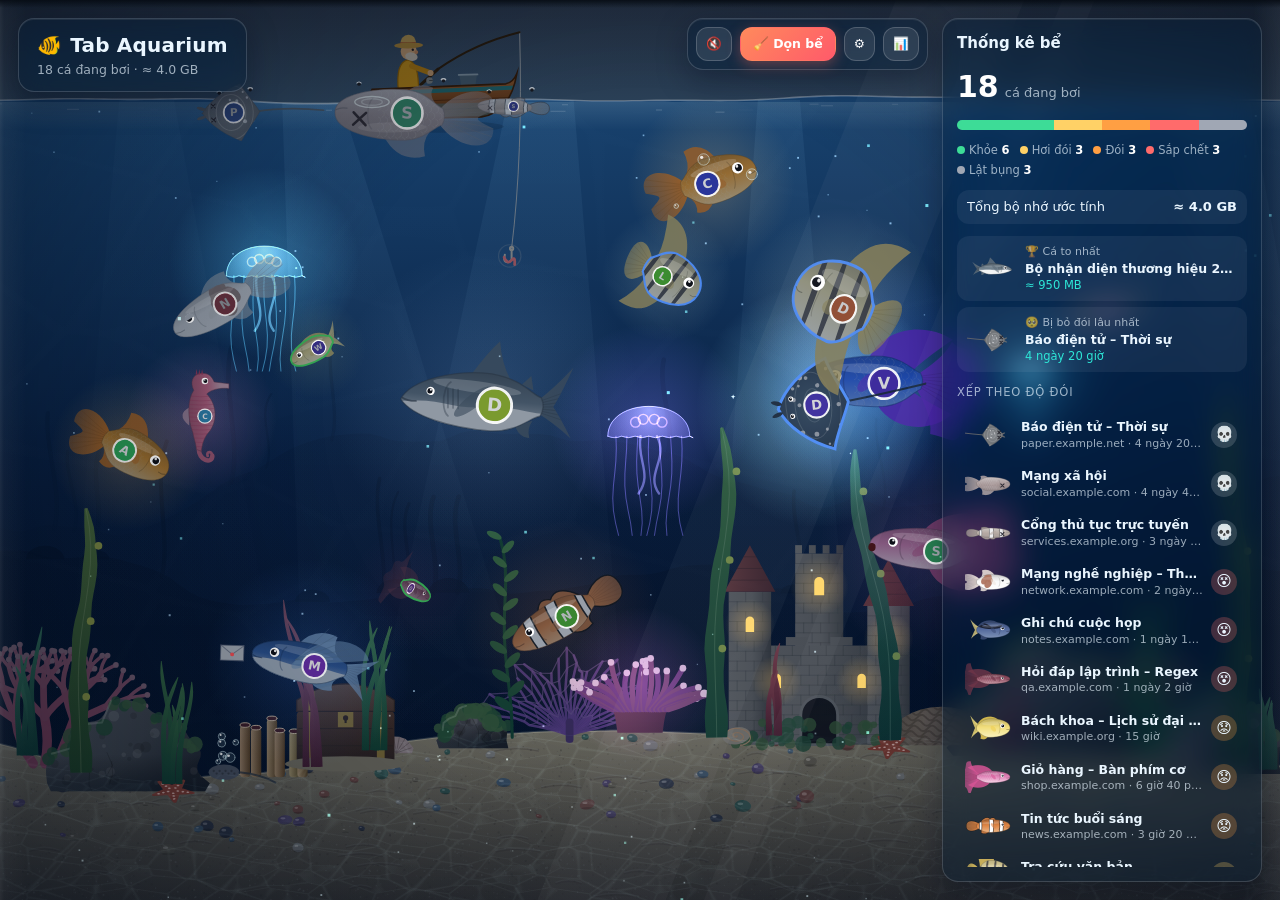
<file: ui/aquarium.html>
<!doctype html>
<html lang="vi">
<head>
  <meta charset="utf-8">
  <meta name="viewport" content="width=device-width, initial-scale=1">
  <title>Tab Aquarium</title>
  <link rel="stylesheet" href="style.css">
</head>
<body data-mode="full">
  <main class="tank-wrap"><canvas id="tank" aria-label="Bể cá, mỗi con cá là một tab"></canvas></main>

  <div class="hud-left glass">
    <h1><span>🐠</span> Tab Aquarium</h1>
    <p id="subTitle">Đang thả cá…</p>
  </div>

  <div class="hud-right glass">
    <button class="btn icon" id="btnSound" title="Bật âm thanh">🔇</button>
    <button class="btn danger" id="btnClean" title="Vớt hết cá lật bụng (đóng các tab đó)">🧹 Dọn bể</button>
    <button class="btn icon" id="btnSettings" title="Cài đặt">⚙️</button>
    <button class="btn icon" id="btnPanel" title="Ẩn/hiện thống kê">📊</button>
  </div>

  <aside id="stats" class="panel glass">
    <div class="panel-head"><b>Thống kê bể</b></div>
    <div class="big"><b id="sTotal">0</b>cá đang bơi</div>
    <div class="state-bar" id="sBar"></div>
    <div class="legend" id="sLegend"></div>
    <div class="kv"><span>Tổng bộ nhớ ước tính</span><b id="sMem">–</b></div>
    <div id="sFeatures"></div>
    <div class="list-title">Xếp theo độ đói</div>
    <ul id="sList"></ul>
  </aside>

  <div id="tooltip" class="tooltip glass"></div>
  <div id="modal" class="modal"></div>
  <div id="toast" class="toast glass"></div>
  <script type="module" src="../engine/main.js"></script>
</body>
</html>
</file>
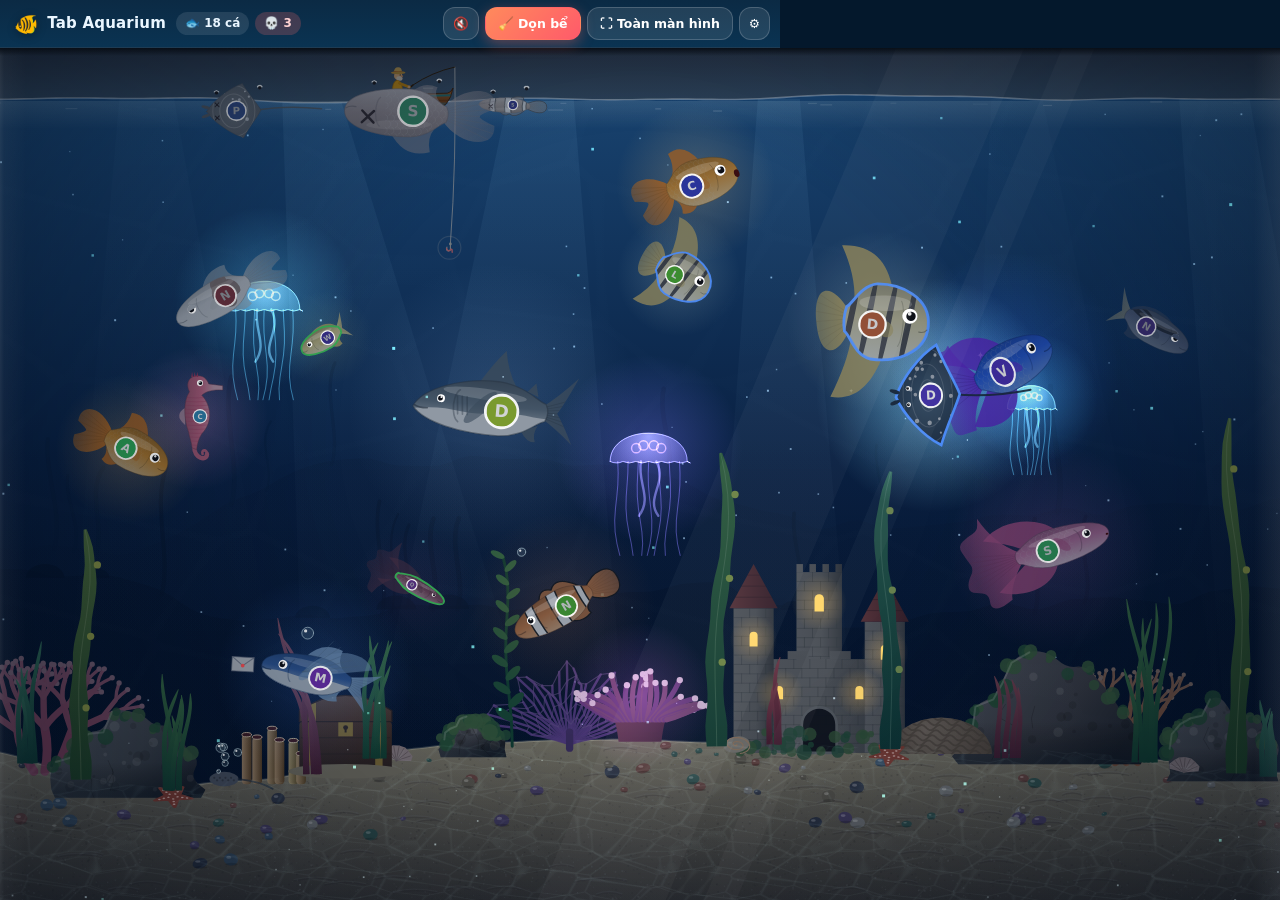
<file: ui/popup.html>
<!doctype html>
<html lang="vi">
<head>
  <meta charset="utf-8">
  <title>Tab Aquarium</title>
  <link rel="stylesheet" href="style.css">
</head>
<body data-mode="popup">
  <header class="bar">
    <div class="brand"><span class="logo">🐠</span><b>Tab Aquarium</b></div>
    <div class="chips">
      <span class="chip" id="chipFish">🐟 0 cá</span>
      <span class="chip warn zero" id="chipDead" title="Cá lật bụng">💀 0</span>
    </div>
    <div class="actions">
      <button class="btn icon" id="btnSound" title="Bật âm thanh">🔇</button>
      <button class="btn danger" id="btnClean" title="Vớt hết cá lật bụng (đóng các tab đó)">🧹 Dọn bể</button>
      <button class="btn" id="btnFull">⛶ Toàn màn hình</button>
      <button class="btn icon" id="btnSettings" title="Cài đặt">⚙️</button>
    </div>
  </header>
  <main class="tank-wrap"><canvas id="tank" aria-label="Bể cá, mỗi con cá là một tab"></canvas></main>
  <div id="tooltip" class="tooltip glass"></div>
  <div id="modal" class="modal"></div>
  <div id="toast" class="toast glass"></div>
  <script type="module" src="../engine/main.js"></script>
</body>
</html>
</file>
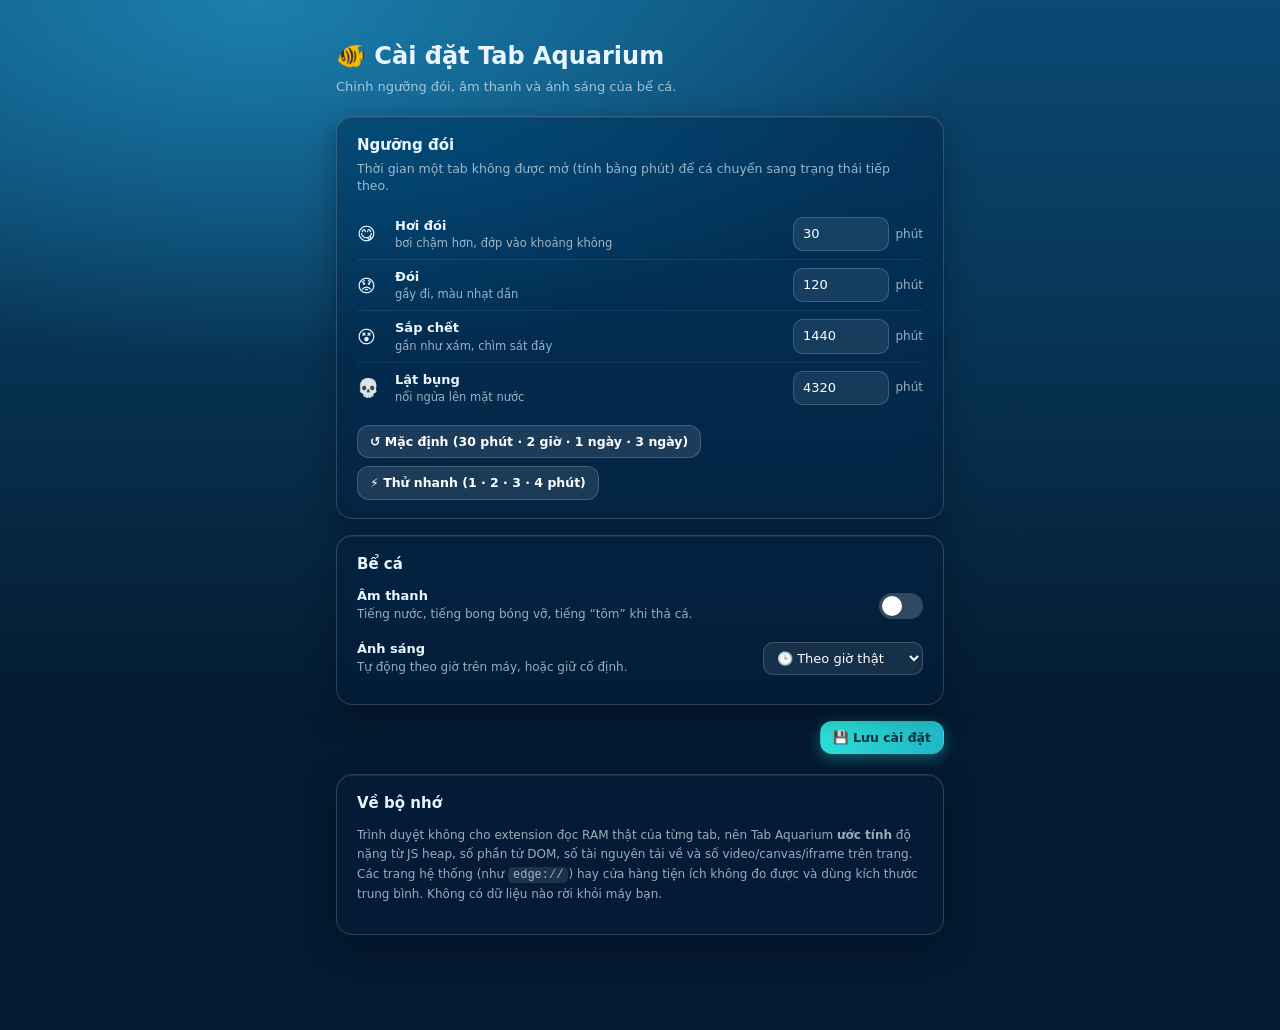
<file: ui/settings.html>
<!doctype html>
<html lang="vi">
<head>
  <meta charset="utf-8">
  <meta name="viewport" content="width=device-width, initial-scale=1">
  <title>Cài đặt – Tab Aquarium</title>
  <link rel="stylesheet" href="style.css">
  <style>
    html, body { height: auto; min-height: 100%; overflow: auto; }
    body { min-height: 100%; background: radial-gradient(1200px 600px at 20% 0%, #1b7fae 0%, transparent 60%), linear-gradient(180deg, #0b4a74, #041a30 70%); }
    .wrap { max-width: 640px; margin: 40px auto; padding: 0 16px 40px; }
    h1 { font-size: 24px; margin: 0 0 4px; display: flex; gap: 10px; align-items: center; }
    .sub { color: var(--muted); margin: 0 0 20px; }
    .card { padding: 18px 20px; margin-bottom: 16px; }
    .card h2 { margin: 0 0 4px; font-size: 15px; }
    .card p.hint { margin: 0 0 14px; color: var(--muted); font-size: 12.5px; }
    .row { display: grid; grid-template-columns: 28px 1fr 130px; align-items: center; gap: 10px; padding: 8px 0; border-top: 1px solid rgba(255,255,255,.07); }
    .row:first-of-type { border-top: 0; }
    .row .em { font-size: 18px; }
    .row label { font-weight: 650; }
    .row label small { display: block; color: var(--muted); font-weight: 400; font-size: 11.5px; }
    .num { display: flex; align-items: center; gap: 6px; }
    input[type=number], select { width: 100%; background: rgba(255,255,255,.08); border: 1px solid rgba(255,255,255,.18); color: #fff; border-radius: 10px; padding: 7px 9px; font: inherit; }
    input[type=number]:focus, select:focus { outline: 2px solid var(--aqua); outline-offset: 1px; }
    select option { color: #000; }
    .num span { color: var(--muted); font-size: 12px; }
    .presets { display: flex; gap: 8px; flex-wrap: wrap; margin-top: 12px; }
    .toggle { display: flex; align-items: center; justify-content: space-between; gap: 12px; padding: 8px 0; }
    .switch { position: relative; width: 44px; height: 26px; flex: none; }
    .switch input { opacity: 0; width: 0; height: 0; }
    .switch span { position: absolute; inset: 0; border-radius: 999px; background: rgba(255,255,255,.18); transition: .2s; cursor: pointer; }
    .switch span::after { content: ''; position: absolute; width: 20px; height: 20px; left: 3px; top: 3px; border-radius: 50%; background: #fff; transition: .2s; }
    .switch input:checked + span { background: var(--aqua); }
    .switch input:checked + span::after { transform: translateX(18px); }
    .save { display: flex; gap: 10px; justify-content: flex-end; align-items: center; }
    .err { color: #ffb4a8; font-size: 12.5px; margin-right: auto; }
    .note { color: var(--muted); font-size: 12px; line-height: 1.6; }
    .note code { background: rgba(255,255,255,.1); padding: 1px 5px; border-radius: 5px; }
  </style>
</head>
<body>
  <div class="wrap">
    <h1>🐠 Cài đặt Tab Aquarium</h1>
    <p class="sub">Chỉnh ngưỡng đói, âm thanh và ánh sáng của bể cá.</p>

    <section class="card glass">
      <h2>Ngưỡng đói</h2>
      <p class="hint">Thời gian một tab không được mở (tính bằng phút) để cá chuyển sang trạng thái tiếp theo.</p>
      <div class="row"><span class="em">😋</span><label for="hungry">Hơi đói<small>bơi chậm hơn, đớp vào khoảng không</small></label><div class="num"><input type="number" id="hungry" min="1"><span>phút</span></div></div>
      <div class="row"><span class="em">😟</span><label for="starving">Đói<small>gầy đi, màu nhạt dần</small></label><div class="num"><input type="number" id="starving" min="1"><span>phút</span></div></div>
      <div class="row"><span class="em">😵</span><label for="dying">Sắp chết<small>gần như xám, chìm sát đáy</small></label><div class="num"><input type="number" id="dying" min="1"><span>phút</span></div></div>
      <div class="row"><span class="em">💀</span><label for="dead">Lật bụng<small>nổi ngửa lên mặt nước</small></label><div class="num"><input type="number" id="dead" min="1"><span>phút</span></div></div>
      <div class="presets">
        <button class="btn" data-preset="default">↺ Mặc định (30 phút · 2 giờ · 1 ngày · 3 ngày)</button>
        <button class="btn" data-preset="quick">⚡ Thử nhanh (1 · 2 · 3 · 4 phút)</button>
      </div>
    </section>

    <section class="card glass">
      <h2>Bể cá</h2>
      <div class="toggle">
        <div><b>Âm thanh</b><div class="note">Tiếng nước, tiếng bong bóng vỡ, tiếng “tõm” khi thả cá.</div></div>
        <label class="switch"><input type="checkbox" id="sound"><span></span></label>
      </div>
      <div class="toggle">
        <div><b>Ánh sáng</b><div class="note">Tự động theo giờ trên máy, hoặc giữ cố định.</div></div>
        <div style="width:160px"><select id="daynight">
          <option value="auto">🕒 Theo giờ thật</option>
          <option value="day">☀️ Luôn ban ngày</option>
          <option value="night">🌙 Luôn ban đêm</option>
        </select></div>
      </div>
    </section>

    <div class="save">
      <span class="err" id="err"></span>
      <button class="btn primary" id="save">💾 Lưu cài đặt</button>
    </div>

    <section class="card glass" style="margin-top:20px">
      <h2>Về bộ nhớ</h2>
      <p class="note">Trình duyệt không cho extension đọc RAM thật của từng tab, nên Tab Aquarium <b>ước tính</b> độ nặng từ JS heap, số phần tử DOM, số tài nguyên tải về và số video/canvas/iframe trên trang. Các trang hệ thống (như <code>edge://</code>) hay cửa hàng tiện ích không đo được và dùng kích thước trung bình. Không có dữ liệu nào rời khỏi máy bạn.</p>
    </section>
  </div>
  <div id="toast" class="toast glass"></div>
  <script type="module" src="settings.js"></script>
</body>
</html>
</file>
<file: ui/style.css>
:root {
  --aqua: #2ee6d6;
  --coral: #ff7a59;
  --ink: #eaf6ff;
  --muted: rgba(234, 246, 255, 0.66);
  --glass: rgba(8, 30, 52, 0.42);
  --glass-border: rgba(255, 255, 255, 0.16);
  --font: ui-rounded, "SF Pro Rounded", "Nunito", system-ui, -apple-system, "Segoe UI", sans-serif;
}
* { box-sizing: border-box; }
html, body { margin: 0; height: 100%; background: #04182c; color: var(--ink); font: 13px/1.4 var(--font); overflow: hidden; }
body[data-mode="popup"] { width: 780px; height: 560px; }
button { font: inherit; }

.glass {
  background: var(--glass);
  backdrop-filter: blur(14px) saturate(140%);
  -webkit-backdrop-filter: blur(14px) saturate(140%);
  border: 1px solid var(--glass-border);
  border-radius: 16px;
  box-shadow: 0 10px 30px rgba(0, 10, 25, 0.35), inset 0 1px 0 rgba(255, 255, 255, 0.08);
}

.btn {
  display: inline-flex; align-items: center; gap: 6px;
  background: rgba(255, 255, 255, 0.1);
  border: 1px solid rgba(255, 255, 255, 0.18);
  color: #fff; border-radius: 12px; padding: 7px 12px;
  font-weight: 650; font-size: 12.5px; cursor: pointer; white-space: nowrap;
  transition: transform 0.15s ease, background 0.15s ease, box-shadow 0.15s ease;
}
.btn:hover { transform: translateY(-1px) scale(1.04); background: rgba(255, 255, 255, 0.2); }
.btn:active { transform: scale(0.97); }
.btn:focus-visible { outline: 2px solid var(--aqua); outline-offset: 2px; }
.btn.icon { padding: 7px 9px; }
.btn.primary { background: linear-gradient(135deg, #2ee6d6, #1fb5c9); color: #04303a; border-color: transparent; box-shadow: 0 4px 14px rgba(46, 230, 214, 0.35); }
.btn.danger { background: linear-gradient(135deg, #ff8a5c, #ff5a6a); border-color: transparent; box-shadow: 0 4px 14px rgba(255, 106, 90, 0.35); }

/* ---------- Popup ---------- */
.bar {
  height: 48px; display: flex; align-items: center; gap: 10px; padding: 0 10px 0 14px;
  background: linear-gradient(180deg, #0b2a44, #0a3352);
  border-bottom: 1px solid rgba(255, 255, 255, 0.08);
  position: relative; z-index: 2;
}
.brand { display: flex; align-items: center; gap: 8px; font-size: 15px; letter-spacing: 0.2px; }
.brand .logo { font-size: 20px; filter: drop-shadow(0 2px 4px rgba(0,0,0,.3)); animation: bob 3s ease-in-out infinite; }
@keyframes bob { 50% { transform: translateY(-2px) rotate(-6deg); } }
.chips { display: flex; gap: 6px; margin-right: auto; }
.chip { padding: 3px 9px; border-radius: 999px; background: rgba(255, 255, 255, 0.1); font-weight: 650; font-size: 12px; }
.chip.warn { background: rgba(255, 107, 107, 0.22); color: #ffd3d3; }
.chip.warn.zero { background: rgba(255, 255, 255, 0.08); color: var(--muted); }
.actions { display: flex; gap: 6px; }

.tank-wrap { position: absolute; inset: 48px 0 0 0; }
body[data-mode="full"] .tank-wrap { inset: 0; }
#tank { width: 100%; height: 100%; display: block; touch-action: none; }

/* ---------- Toàn màn hình ---------- */
.hud-left { position: fixed; top: 18px; left: 18px; padding: 12px 18px; z-index: 3; }
.hud-left h1 { margin: 0; font-size: 20px; letter-spacing: 0.2px; display: flex; align-items: center; gap: 8px; }
.hud-left p { margin: 2px 0 0; color: var(--muted); font-size: 12.5px; }
.hud-right { position: fixed; top: 18px; right: 18px; display: flex; gap: 8px; z-index: 4; padding: 8px; }
body[data-mode="full"]:not(.panel-closed) .hud-right { right: 352px; }

.panel {
  position: fixed; top: 18px; right: 18px; bottom: 18px; width: 320px; z-index: 3;
  display: flex; flex-direction: column; padding: 14px; gap: 12px;
  transition: transform 0.35s cubic-bezier(.2,.8,.2,1), opacity 0.3s;
}
body.panel-closed .panel { transform: translateX(calc(100% + 24px)); opacity: 0; pointer-events: none; }
.panel-head { display: flex; align-items: center; justify-content: space-between; }
.panel-head b { font-size: 15px; }
.big { font-size: 13px; color: var(--muted); }
.big b { font-size: 30px; color: #fff; margin-right: 6px; font-weight: 800; }
.state-bar { display: flex; height: 10px; border-radius: 999px; overflow: hidden; background: rgba(255,255,255,.08); }
.state-bar span { transition: flex 0.5s; }
.legend { display: flex; flex-wrap: wrap; gap: 4px 10px; font-size: 11.5px; color: var(--muted); }
.legend i { display: inline-block; width: 8px; height: 8px; border-radius: 50%; margin-right: 4px; }
.legend b { color: #fff; }
.kv { display: flex; justify-content: space-between; padding: 8px 10px; border-radius: 12px; background: rgba(255, 255, 255, 0.06); }
.feature { display: flex; gap: 10px; align-items: center; padding: 8px 10px; border-radius: 12px; background: rgba(255, 255, 255, 0.06); cursor: pointer; transition: background .15s; }
.feature:hover { background: rgba(255, 255, 255, 0.12); }
.feature img { width: 48px; height: 32px; flex: none; }
.feature div { min-width: 0; display: flex; flex-direction: column; }
.feature small { color: var(--muted); font-size: 11px; }
.feature b { white-space: nowrap; overflow: hidden; text-overflow: ellipsis; font-size: 12.5px; }
.feature span { font-size: 11.5px; color: var(--aqua); }
#sFeatures { display: flex; flex-direction: column; gap: 6px; }
.list-title { font-size: 11.5px; text-transform: uppercase; letter-spacing: 0.8px; color: var(--muted); }
#sList { list-style: none; margin: 0; padding: 0 2px 0 0; overflow: auto; flex: 1; display: flex; flex-direction: column; gap: 4px; }
#sList::-webkit-scrollbar { width: 6px; }
#sList::-webkit-scrollbar-thumb { background: rgba(255,255,255,.18); border-radius: 6px; }
#sList li { display: flex; align-items: center; gap: 8px; padding: 6px 8px; border-radius: 10px; cursor: pointer; transition: background .15s, transform .15s; }
#sList li:hover { background: rgba(255, 255, 255, 0.1); transform: translateX(2px); }
#sList .av { width: 48px; height: 32px; flex: none; }
.li-main { min-width: 0; flex: 1; }
.li-title { white-space: nowrap; overflow: hidden; text-overflow: ellipsis; font-weight: 600; font-size: 12.5px; }
.li-meta { font-size: 11px; color: var(--muted); white-space: nowrap; overflow: hidden; text-overflow: ellipsis; }
.li-state { font-size: 15px; width: 26px; height: 26px; display: grid; place-items: center; border-radius: 50%; background: color-mix(in srgb, var(--c) 25%, transparent); }

/* ---------- Tooltip ---------- */
.tooltip {
  position: fixed; left: 0; top: 0; z-index: 10; width: 260px; padding: 12px 14px; pointer-events: none;
  opacity: 0; transition: opacity 0.15s; background: rgba(6, 26, 46, 0.62);
}
.tooltip.show { opacity: 1; }
.tip-head { display: flex; gap: 8px; align-items: flex-start; }
.fav { width: 20px; height: 20px; border-radius: 6px; flex: none; background: #fff; object-fit: contain; }
.fav.letter { display: grid; place-items: center; color: #fff; font-weight: 800; font-size: 12px; }
.tip-title { font-weight: 700; font-size: 13px; line-height: 1.3; display: -webkit-box; -webkit-line-clamp: 2; -webkit-box-orient: vertical; overflow: hidden; }
.tip-domain { color: var(--muted); font-size: 11.5px; margin: 4px 0 8px 28px; }
.tip-row { display: flex; justify-content: space-between; font-size: 12px; padding: 2px 0; color: var(--muted); }
.tip-row b { color: #fff; }
.tip-state { margin-top: 8px; display: inline-block; padding: 3px 10px; border-radius: 999px; font-weight: 700; font-size: 12px;
  background: color-mix(in srgb, var(--c) 28%, transparent); border: 1px solid color-mix(in srgb, var(--c) 60%, transparent); }
.tags { display: flex; flex-wrap: wrap; gap: 4px; margin-top: 8px; }
.tag { font-size: 11px; padding: 2px 7px; border-radius: 999px; background: rgba(255, 255, 255, 0.1); }
.tag[style] { color: var(--g); }
.tip-hint { margin-top: 10px; font-size: 11px; color: var(--aqua); }

/* ---------- Modal & toast ---------- */
.modal { position: fixed; inset: 0; z-index: 20; display: grid; place-items: center; background: rgba(0, 8, 20, 0.45);
  opacity: 0; pointer-events: none; transition: opacity 0.18s; }
.modal.show { opacity: 1; pointer-events: auto; }
.modal-card { width: min(420px, 90vw); padding: 18px 20px; transform: translateY(8px) scale(0.98); transition: transform 0.22s cubic-bezier(.2,.8,.2,1); background: rgba(8, 30, 52, 0.75); }
.modal.show .modal-card { transform: none; }
.modal-card h3 { margin: 0 0 8px; font-size: 16px; }
.modal-body { color: var(--muted); font-size: 13px; }
.modal-body b { color: #fff; }
.mono { margin-top: 8px; padding: 8px 10px; border-radius: 10px; background: rgba(255, 255, 255, 0.07); color: #fff; word-break: break-word; }
.dead-list { margin: 8px 0 0; padding-left: 18px; max-height: 180px; overflow: auto; color: #fff; }
.dead-list li { margin: 2px 0; white-space: nowrap; overflow: hidden; text-overflow: ellipsis; }
.modal-actions { display: flex; justify-content: flex-end; gap: 8px; margin-top: 16px; }

.toast { position: fixed; left: 50%; bottom: 22px; transform: translate(-50%, 16px); z-index: 30; padding: 10px 16px;
  opacity: 0; pointer-events: none; transition: opacity 0.25s, transform 0.25s; font-weight: 600; background: rgba(6, 26, 46, 0.7); }
.toast.show { opacity: 1; transform: translate(-50%, 0); }

@media (prefers-reduced-motion: reduce) {
  * { animation: none !important; transition: none !important; }
}
</file>
